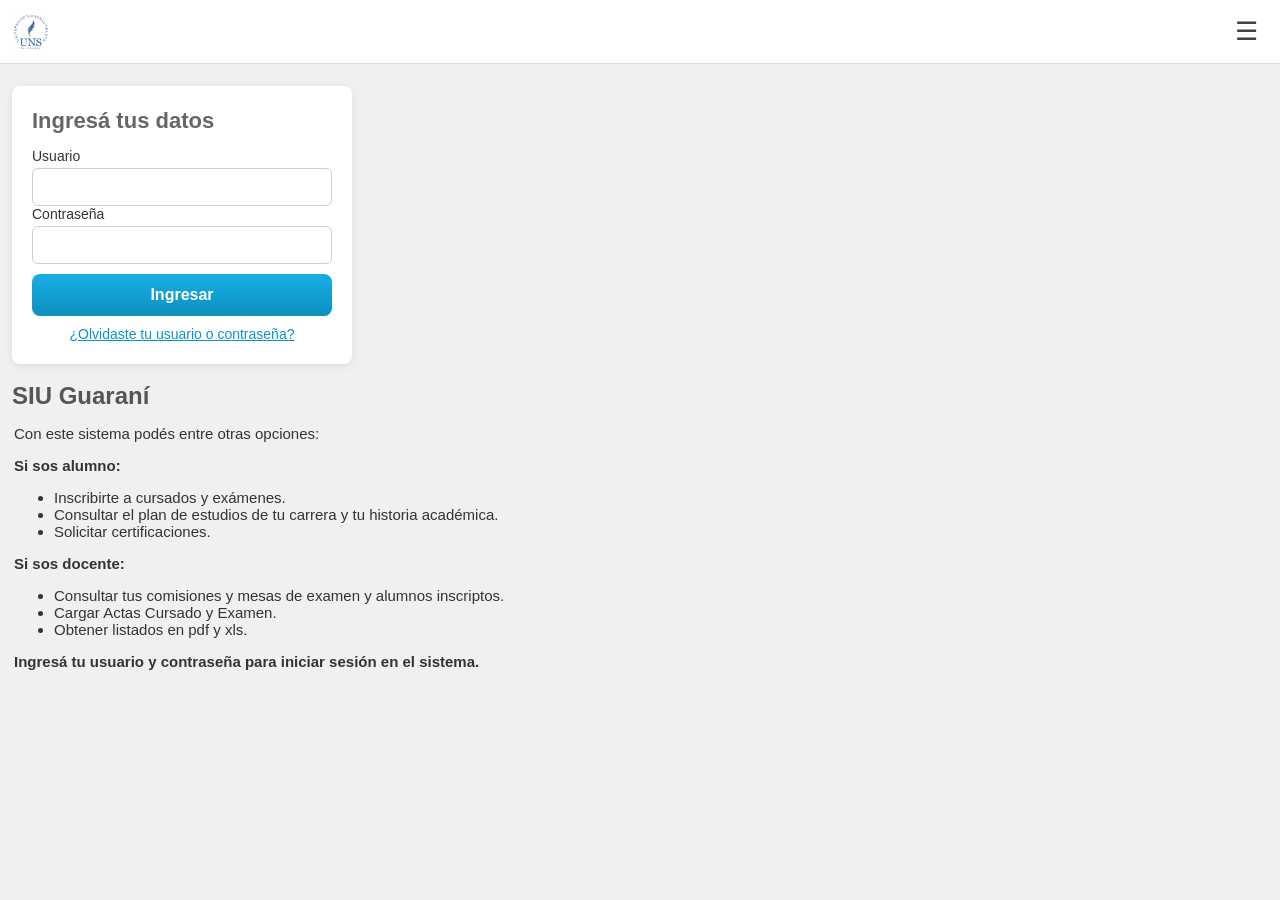
<file: index.html>
<!DOCTYPE html>
<html lang="es">
<head>
<meta charset="UTF-8">
<title>SIU Guaraní</title>
<meta name="viewport" content="width=device-width, initial-scale=1.0">

<style>
/* --- Reset y básicos --- */
* { box-sizing: border-box; }
body {
    font-family: Arial, sans-serif;
    background-color: #f0f0f0;
    margin: 0;
    padding: 0;
    color: #333;
}

/* --- Barra superior con logo y menú --- */
.topbar {
    background: #ffffff;
    padding: 10px 14px;
    font-size: 20px;
    color: #555;
    border-bottom: 1px solid #dcdcdc;
    display: flex;
    align-items: center;
    justify-content: space-between;
}

.logo-uns { height: 34px; }
.menu-icon { font-size: 26px; cursor: pointer; padding: 6px 8px; color: #444; }

/* --- Caja del login más chica y pegada a la izquierda --- */
.login-box {
    width: 78%;                /* MÁS ANGOSTA como en tu captura */
    max-width: 340px;          /* Ajuste perfecto */
    background: #ffffff;
    padding: 22px 20px;
    border-radius: 8px;
    margin: 22px 0 0 12px;     /* PEGADO A LA IZQUIERDA */
    box-shadow: 0 2px 8px rgba(0,0,0,0.08);
}

/* Título pequeño como en SIU */
.login-title {
    font-size: 22px;
    text-align: left;
    color: #666;
    margin-bottom: 14px;
    font-weight: 600;
}

/* Labels */
label {
    display: block;
    font-size: 14px;
    margin-bottom: 4px;
}

/* Inputs MÁS CHICOS y al costado */
input[type="text"],
input[type="password"] {
    width: 100%;
    height: 38px;              /* MÁS BAJITOS */
    padding: 8px 10px;
    font-size: 14px;
    border: 1px solid #cfcfcf;
    border-radius: 6px;
    transition: 0.15s;
}

input:focus {
    outline: none;
    border-color: #7fc0ee;
    box-shadow: 0 0 4px rgba(35,137,221,0.20);
}

/* Botón estilo SIU más finito */
.btn-ingresar {
    width: 100%;
    height: 42px;
    margin-top: 10px;
    background: linear-gradient(#19aee7, #0d90bd);
    border-radius: 8px;
    border: none;
    color: white;
    font-size: 16px;
    font-weight: bold;
    cursor: pointer;
}

.btn-ingresar:hover {
    background: linear-gradient(#17a0d0, #0b82a8);
}

/* Link */
.forgot {
    display: block;
    margin-top: 10px;
    text-align: center;
    color: #0b94c6;
    font-size: 14px;
}

/* Sección inferior */
.section-title {
    font-size: 24px;
    margin-top: 18px;
    font-weight: bold;
    color: #555;
    padding-left: 12px;
}

.text-block {
    padding: 0 14px 30px 14px;
    color: #333;
    font-size: 15px;
}
</style>
</head>

<body>

<!-- Barra superior -->
<div class="topbar">
    <div style="display:flex; align-items:center; gap: 12px;">
        <img src="logo-uns.png" class="logo-uns" alt="UNS">
        
    </div>
    <div class="menu-icon">&#9776;</div>
</div>

<!-- Caja login más chica y pegada al lado -->
<div class="login-box">
    <div class="login-title">Ingresá tus datos</div>

    <label for="user">Usuario</label>
    <input type="text" id="user">

    <label for="pass">Contraseña</label>
    <input type="password" id="pass">

    <button class="btn-ingresar" onclick="login()">Ingresar</button>

    <a class="forgot" href="#">¿Olvidaste tu usuario o contraseña?</a>
</div>

<!-- Texto abajo -->
<div class="section-title">SIU Guaraní</div>

<div class="text-block">
    <p>Con este sistema podés entre otras opciones:</p>

    <strong>Si sos alumno:</strong>
    <ul>
        <li>Inscribirte a cursados y exámenes.</li>
        <li>Consultar el plan de estudios de tu carrera y tu historia académica.</li>
        <li>Solicitar certificaciones.</li>
    </ul>

    <strong>Si sos docente:</strong>
    <ul>
        <li>Consultar tus comisiones y mesas de examen y alumnos inscriptos.</li>
        <li>Cargar Actas Cursado y Examen.</li>
        <li>Obtener listados en pdf y xls.</li>
    </ul>

    <p><strong>Ingresá tu usuario y contraseña para iniciar sesión en el sistema.</strong></p>
</div>

<script>
function login() {
    let u = document.getElementById("user").value;
    let p = document.getElementById("pass").value;

    if (u === "0804010" && p === "0804010") {
        window.location.href = "panel.html";
    } else {
        alert("Usuario o contraseña incorrectos");
    }
}
</script>

</body>
</html>
</file>
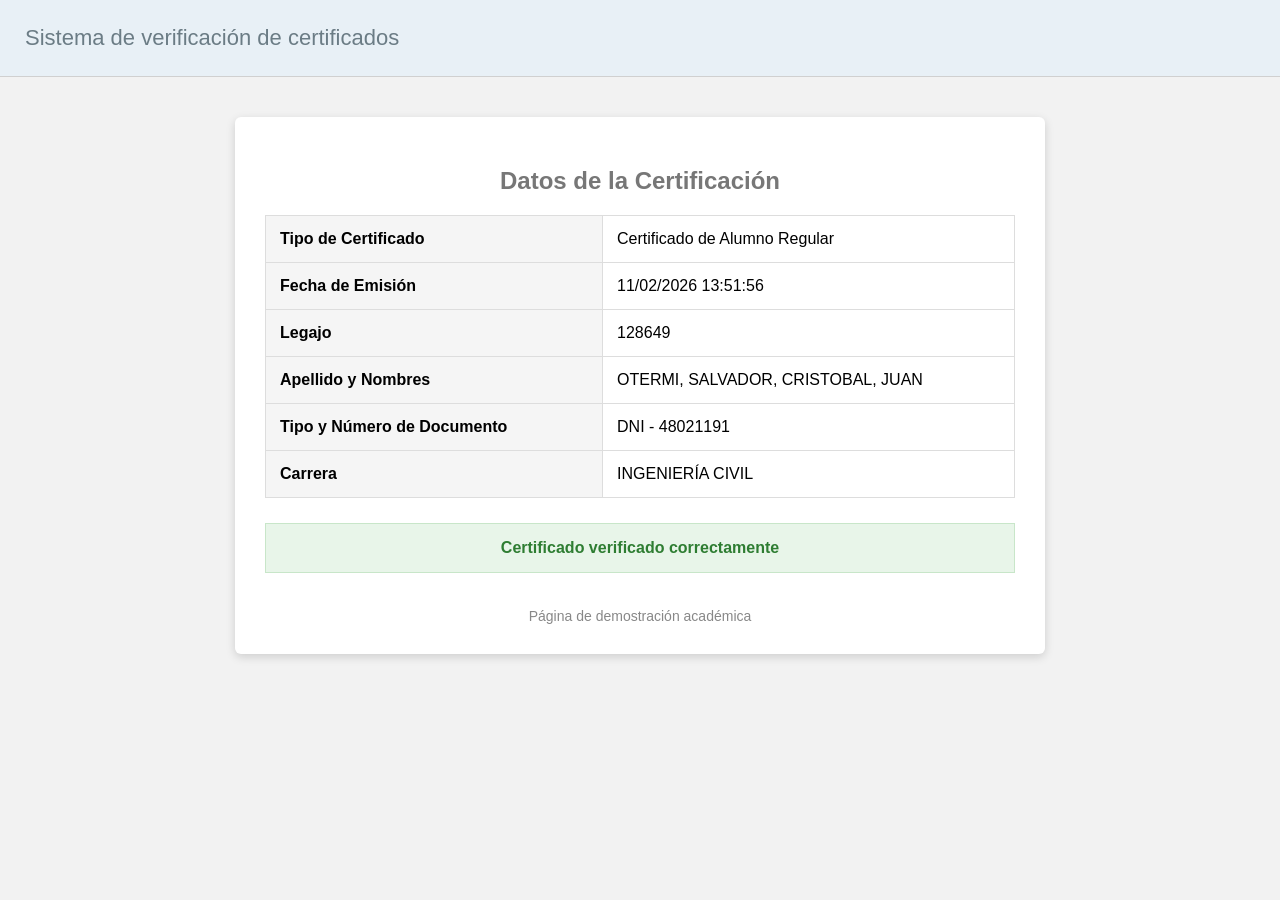
<file: certificacion.html>
<!DOCTYPE html>
<html lang="es">

<head>
<meta charset="UTF-8">
<title>Verificación de Certificado</title>

<style>

body{
font-family: Arial, Helvetica, sans-serif;
background:#f2f2f2;
margin:0;
}

.header{
background:#e8f0f6;
padding:25px;
font-size:22px;
color:#6b7c85;
border-bottom:1px solid #d0d0d0;
}

.container{
max-width:750px;
margin:40px auto;
background:white;
padding:30px;
border-radius:6px;
box-shadow:0 3px 10px rgba(0,0,0,0.15);
}

h2{
text-align:center;
color:#777;
margin-bottom:20px;
}

table{
width:100%;
border-collapse:collapse;
font-size:16px;
}

td{
border:1px solid #ddd;
padding:14px;
}

td:first-child{
background:#f5f5f5;
font-weight:bold;
width:45%;
}

.estado{
margin-top:25px;
padding:15px;
background:#e8f5e9;
border:1px solid #c8e6c9;
color:#2e7d32;
font-weight:bold;
text-align:center;
}

.footer{
text-align:center;
margin-top:35px;
color:#888;
font-size:14px;
}

</style>
</head>

<body>

<div class="header">
Sistema de verificación de certificados
</div>

<div class="container">

<h2>Datos de la Certificación</h2>

<table>

<tr>
<td>Tipo de Certificado</td>
<td>Certificado de Alumno Regular</td>
</tr>

<tr>
<td>Fecha de Emisión</td>
<td>11/02/2026 13:51:56</td>
</tr>

<tr>
<td>Legajo</td>
<td>128649</td>
</tr>

<tr>
<td>Apellido y Nombres</td>
<td>OTERMI, SALVADOR, CRISTOBAL, JUAN</td>
</tr>

<tr>
<td>Tipo y Número de Documento</td>
<td>DNI - 48021191</td>
</tr>

<tr>
<td>Carrera</td>
<td>INGENIERÍA CIVIL</td>
</tr>

</table>

<div class="estado">
Certificado verificado correctamente
</div>

<div class="footer">
Página de demostración académica
</div>

</div>

</body>
</html>
</file>
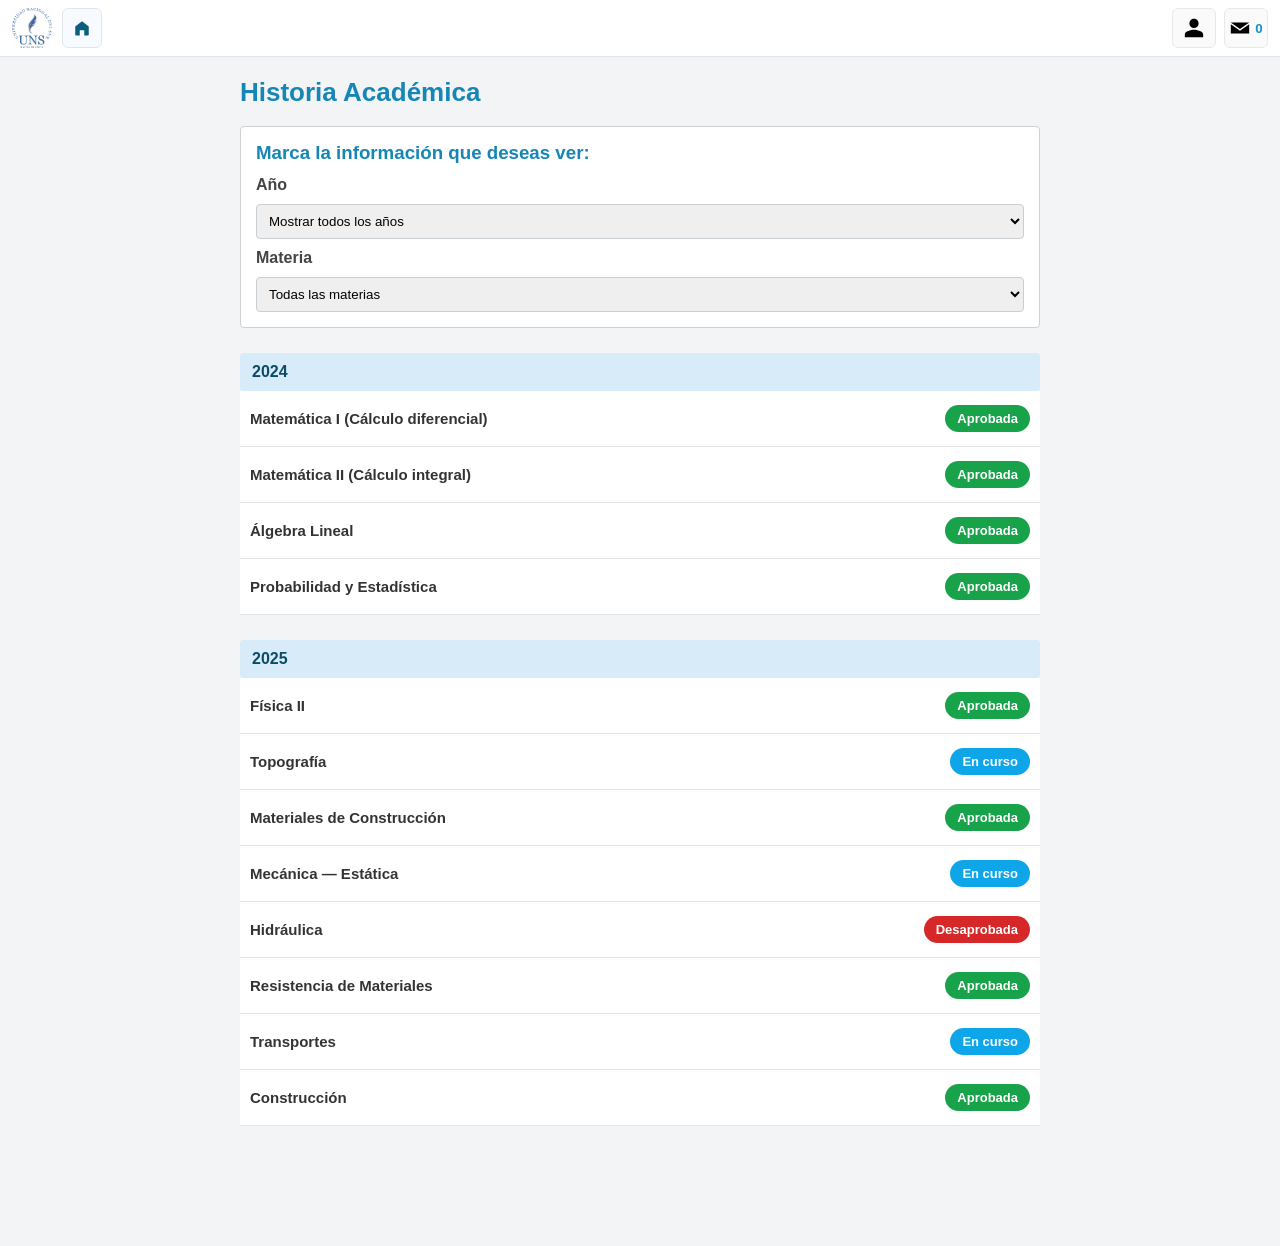
<file: cursadas.html>
<!DOCTYPE html>
<html lang="es">
<head>
<meta charset="UTF-8" />
<meta name="viewport" content="width=device-width, initial-scale=1" />
<title>Cursadas — SIU Guaraní</title>

<style>
/* -------------------- RESET -------------------- */
*{box-sizing:border-box;margin:0;padding:0}
body{
  font-family: Arial, Helvetica, sans-serif;
  background:#f2f4f6;
  color:#222;
  padding-bottom:40px;
}

/* --------- TOPBAR MISMA QUE EL INDEX --------- */
.topbar {
  width:100%;
  background:#ffffff;
  border-bottom:1px solid #e1e4e8;
  display:flex;
  align-items:center;
  justify-content:space-between;
  padding:8px 12px;
  position:sticky;
  top:0;
  z-index:999;
}

.topbar-left{
  display:flex;
  align-items:center;
  gap:10px;
}

.logo-img{
  width:40px;
  height:40px;
  object-fit:contain;
}

.home-btn{
  display:inline-flex;
  align-items:center;
  justify-content:center;
  width:40px;
  height:40px;
  border-radius:6px;
  border:1px solid #dfe7ea;
  background:#f7fbff;
  cursor:pointer;
}

.topbar-actions{display:flex;gap:8px}
.topbar-actions button{
  width:44px;height:40px;
  border-radius:6px;
  border:1px solid #e6e9ec;
  background:#fafafa;
  display:flex;
  align-items:center;
  justify-content:center;
}
.icon{width:22px;height:22px}

/* -------------------- CONTENEDOR -------------------- */
.container{
  width:92%;
  max-width:800px;
  margin:20px auto;
}

/* -------------------- TITULO PRINCIPAL -------------------- */
.title-main{
  font-size:26px;
  color:#1686b6;
  font-weight:bold;
  margin-bottom:18px;
}

/* -------------------- FILTROS -------------------- */
.filter-box{
  background:white;
  border:1px solid #d0d0d0;
  padding:15px;
  border-radius:4px;
  margin-bottom:20px;
}

.filter-box h3{
  color:#1686b6;
  margin-bottom:12px;
}

.filter-row{
  display:flex;
  flex-direction:column;
  gap:10px;
}

label{font-weight:bold;color:#444}

select{
  padding:8px;
  border-radius:4px;
  border:1px solid #c9ced3;
  width:100%;
}

/* -------------------- SECCION DE AÑO -------------------- */
.year-block{
  background:#d7ecf8;
  padding:10px 12px;
  font-weight:bold;
  color:#0b4c66;
  margin-top:25px;
  border-radius:4px;
}

/* -------------------- MATERIA -------------------- */
.subject{
  background:white;
  border-bottom:1px solid #e4e4e4;
  padding:14px 10px;
  display:flex;
  justify-content:space-between;
  align-items:center;
}

.subject-name{
  font-size:15px;
  font-weight:600;
  color:#333;
}

/* -------------------- CHIPS DE ESTADO -------------------- */

.chip{
  padding:6px 12px;
  border-radius:20px;
  font-size:13px;
  color:white;
  font-weight:bold;
}

.aprobada{background:#18a34a;}
.desaprobada{background:#d62828;}
.curso{background:#0ea5e9;}
.promocionada{background:#8c52ff;}

/* separador final */
.spc{height:60px;}
</style>
</head>

<body>

<!-- ---------------- TOPBAR ---------------- -->
<div class="topbar">
  <div class="topbar-left">
    <img src="logo-uns.png" class="logo-img">
    <button class="home-btn" onclick="location.href='index.html'">
      <svg width="18" height="18" viewBox="0 0 24 24" fill="#0b5d7a">
        <path d="M12 3l9 7v11a1 1 0 0 1-1 1h-5v-7H9v7H4a1 1 0 0 1-1-1V10l9-7z"/>
      </svg>
    </button>
  </div>

  <div class="topbar-actions">
    <button><svg class="icon" viewBox="0 0 24 24"><path d="M12 12c2.7 0 5-2.3 5-5s-2.3-5-5-5-5 2.3-5 5 2.3 5 5 5zM12 14c-3.3 0-10 1.7-10 5v3h20v-3c0-3.3-6.7-5-10-5z"/></svg></button>
    <button>
      <svg class="icon" viewBox="0 0 24 24"><path d="M12 13 2 6h20l-10 7zm0 2L2 8v10h20V8l-10 7z"/></svg>
      <span style="color:#1690c7;font-weight:bold;margin-left:4px;">0</span>
    </button>
  </div>
</div>

<!-- ---------------- CONTENIDO ---------------- -->
<div class="container">

  <h1 class="title-main">Historia Académica</h1>

  <!-- ----------- FILTROS ----------- -->
  <div class="filter-box">
    <h3>Marca la información que deseas ver:</h3>

    <div class="filter-row">
      <label>Año</label>
      <select>
        <option>Mostrar todos los años</option>
        <option>2025</option>
        <option>2024</option>
      </select>

      <label>Materia</label>
      <select>
        <option>Todas las materias</option>
      </select>
    </div>
  </div>

  <!-- --------------------- 2024 --------------------- -->
  <div class="year-block">2024</div>

  <div class="subject">
    <span class="subject-name">Matemática I (Cálculo diferencial)</span>
    <span class="chip aprobada">Aprobada</span>
  </div>

  <div class="subject">
    <span class="subject-name">Matemática II (Cálculo integral)</span>
    <span class="chip aprobada">Aprobada</span>
  </div>

  <div class="subject">
    <span class="subject-name">Álgebra Lineal</span>
    <span class="chip aprobada">Aprobada</span>
  </div>

  <div class="subject">
    <span class="subject-name">Probabilidad y Estadística</span>
    <span class="chip aprobada">Aprobada</span>
  </div>

  <!-- --------------------- 2025 --------------------- -->
  <div class="year-block">2025</div>

  <div class="subject">
    <span class="subject-name">Física II</span>
    <span class="chip aprobada">Aprobada</span>
  </div>

  <div class="subject">
    <span class="subject-name">Topografía</span>
    <span class="chip curso">En curso</span>
  </div>

  <div class="subject">
    <span class="subject-name">Materiales de Construcción</span>
    <span class="chip aprobada">Aprobada</span>
  </div>

  <div class="subject">
    <span class="subject-name">Mecánica — Estática</span>
    <span class="chip curso">En curso</span>
  </div>

  <div class="subject">
    <span class="subject-name">Hidráulica</span>
    <span class="chip desaprobada">Desaprobada</span>
  </div>

  <div class="subject">
    <span class="subject-name">Resistencia de Materiales</span>
    <span class="chip aprobada">Aprobada</span>
  </div>

  <div class="subject">
    <span class="subject-name">Transportes</span>
    <span class="chip curso">En curso</span>
  </div>

  <div class="subject">
    <span class="subject-name">Construcción</span>
    <span class="chip aprobada">Aprobada</span>
  </div>

</div>

<div class="spc"></div>

</body>
</html>
</file>
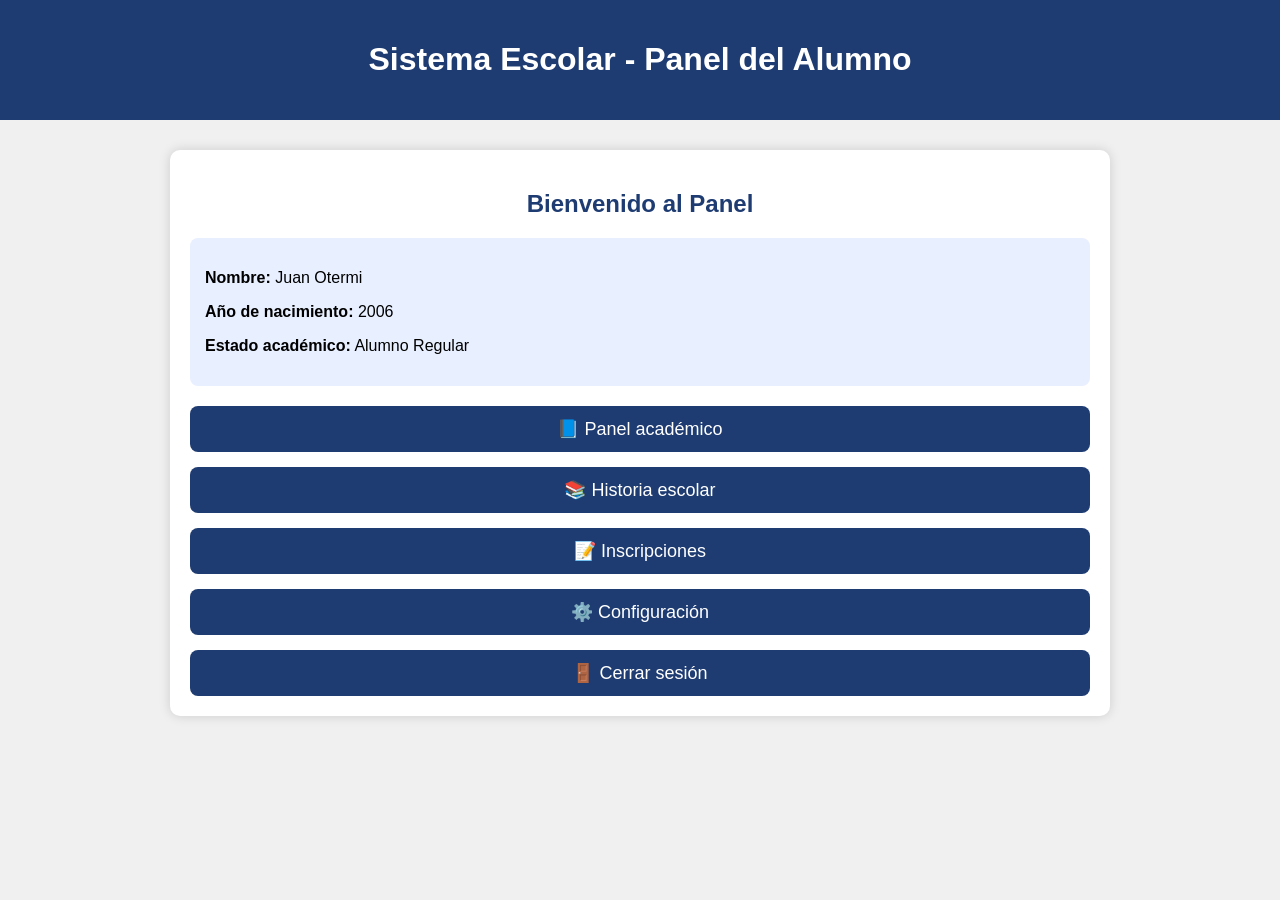
<file: menu.html>
<!DOCTYPE html>
<html lang="es">
<head>
    <meta charset="UTF-8" />
    <meta name="viewport" content="width=device-width, initial-scale=1.0" />
    <title>Panel del Alumno</title>

    <style>
        body {
            margin: 0;
            font-family: Arial, sans-serif;
            background-color: #f0f0f0;
        }

        header {
            background-color: #1e3c72;
            color: white;
            padding: 20px;
            text-align: center;
        }

        .contenedor {
            max-width: 900px;
            margin: 30px auto;
            padding: 20px;
            background: white;
            border-radius: 10px;
            box-shadow: 0 0 12px rgba(0, 0, 0, 0.15);
        }

        h2 {
            text-align: center;
            color: #1e3c72;
        }

        .datos {
            background: #e8efff;
            padding: 15px;
            border-radius: 8px;
            margin-bottom: 20px;
        }

        .botones {
            display: flex;
            flex-direction: column;
            gap: 15px;
            margin-top: 20px;
        }

        .botones a {
            text-decoration: none;
            background: #1e3c72;
            color: white;
            padding: 12px;
            border-radius: 8px;
            text-align: center;
            font-size: 18px;
            transition: 0.2s;
        }

        .botones a:hover {
            background: #16315a;
        }

        footer {
            margin-top: 30px;
            text-align: center;
            color: #555;
            font-size: 14px;
            padding: 10px;
        }
    </style>
</head>

<body>
    <header>
        <h1>Sistema Escolar - Panel del Alumno</h1>
    </header>

    <div class="contenedor">
        <h2>Bienvenido al Panel</h2>

        <div class="datos">
            <p><b>Nombre:</b> Juan Otermi</p>
            <p><b>Año de nacimiento:</b> 2006</p>
            <p><b>Estado académico:</b> Alumno Regular</p>
        </div>

        <div class="botones">
            <a href="panel.html">📘 Panel académico</a>
            <a href="historia.html">📚 Historia escolar</a>
            <a href="#">📝 Inscripciones</a>
            <a href="#">⚙️ Configuración</a>
            <a href="index.html">🚪 Cerrar sesión</a>
        </div>
    </div>
</file>
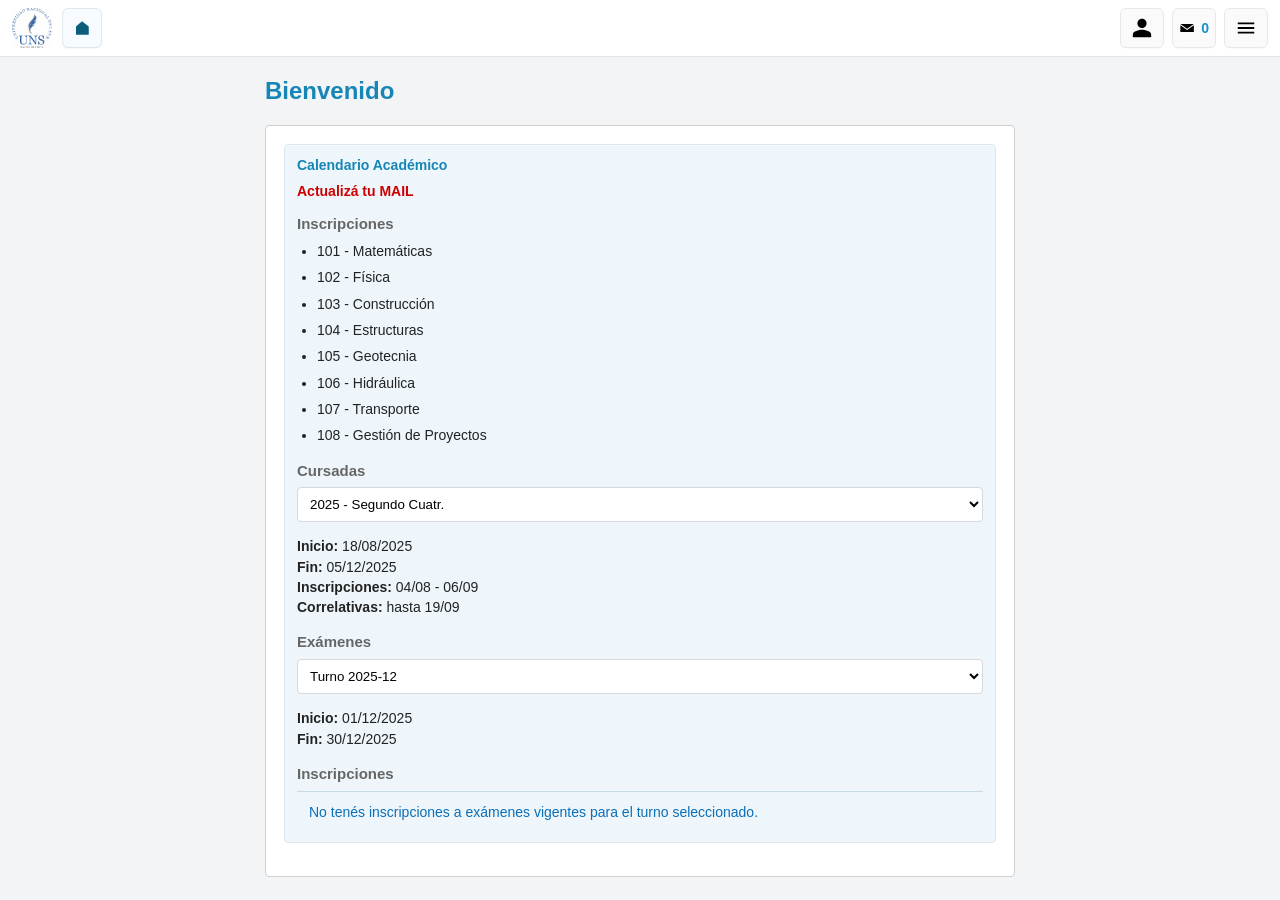
<file: panel.html>
<!DOCTYPE html>
<html lang="es">
<head>
<meta charset="UTF-8" />
<meta name="viewport" content="width=device-width,initial-scale=1" />
<title>SIU Guaraní — Panel Académico</title>

<style>
/* ----- reset & base ----- */
*{box-sizing:border-box}
body{margin:0;font-family: Arial, Helvetica, sans-serif;background:#f2f4f6;color:#222;}

/* ----- header / topbar ----- */
.topbar {
  width:100%;
  background:#ffffff;
  border-bottom:1px solid #e1e4e8;
  display:flex;
  align-items:center;
  justify-content:space-between;
  padding:8px 12px;
  gap:12px;
  position:relative;
  z-index:1000;
}

/* left area: logo + home */
.topbar-left{
  display:flex;
  align-items:center;
  gap:10px;
}

/* TU LOGO REAL (PNG) */
.logo-img{
  width:40px;
  height:40px;
  object-fit:contain;
  border-radius:4px;
}

/* home button */
.home-btn{
  display:inline-flex;
  align-items:center;
  justify-content:center;
  width:40px;
  height:40px;
  border-radius:6px;
  background:#f7fbff;
  border:1px solid #dfe7ea;
  cursor:pointer;
  color:#0b5d7a;
  box-shadow: 0 1px 0 rgba(0,0,0,0.03);
}

/* right actions */
.topbar-actions{display:flex;align-items:center;gap:8px}
.topbar-actions button{
  display:inline-flex;align-items:center;justify-content:center;
  width:44px;height:40px;border-radius:6px;
  border:1px solid #e6e9ec;background:#fafafa;cursor:pointer;
  box-shadow:0 1px 0 rgba(0,0,0,0.02);
}
.topbar-actions button .icon{width:22px;height:22px}

/* numeric badge */
.mail-count{
  color:#1690c7;
  font-weight:700;
  margin-left:6px;
  font-size:14px;
}


/* ================================================= */
/* ----- MENÚ DE LA PERSONITA - AGREGADO ----- */
/* ================================================= */

.user-container{
  position:relative;
}

.user-menu{
  display:none;
  position:absolute;
  top:48px;
  right:0;
  width:300px;
  background:#ffffff;
  border:1px solid #d5d5d5;
  box-shadow:0 2px 8px rgba(0,0,0,0.20);
  z-index:2000;
}

.user-menu.active{
  display:block;
}

.user-name{
  padding:22px 24px;
  font-size:20px;
  font-weight:bold;
  color:#333;
  border-bottom:1px solid #e5e5e5;
}

.user-career{
  padding:20px 24px;
  font-size:18px;
  color:#555;
  border-bottom:1px solid #e5e5e5;
}

.user-option{
  padding:18px 24px;
  font-size:18px;
  color:#444;
  border-bottom:1px solid #e5e5e5;
  cursor:pointer;
}

.user-option:hover{
  background:#f2f2f2;
}


/* ----- main menu ----- */
.menu {
  width:100%;
  background:#ffffff;
  border-bottom:1px solid #cfcfcf;
  display:none;
  flex-direction:column;
  padding-top:10px;
  padding-bottom:10px;
  z-index:50;
}

.menu-item {
  padding:14px 18px;
  font-size:17px;
  color:#444;
  border-bottom:1px solid #e5e5e5;
  cursor:pointer;
  display:flex;
  align-items:center;
  gap:8px;
}
.menu-item:hover{background:#f2f2f2}

.submenu{
  display:none;
  flex-direction:column;
  background:#fafafa;
  border-left:3px solid #d0d0d0;
}
.submenu-item{
  padding:12px 30px;
  font-size:15px;
  border-bottom:1px solid #e5e5e5;
  color:#555;
  cursor:pointer;
}
.submenu-item:hover{background:#efefef}
.submenu-arrow{margin-left:auto;font-size:15px;opacity:.8}

/* ----- layout ----- */
.container{
  width:92%;
  max-width:750px;
  margin:18px auto;
}
.card{background:#fff;border:1px solid #d0d0d0;padding:18px;border-radius:4px;font-size:14px;line-height:1.45}

/* celeste box */
.header-box{
  background:#eef6fb;
  border:1px solid #dbe8ef;
  padding:10px 12px;
  border-radius:4px;
  margin-bottom:15px;
  box-shadow: inset 0 1px 0 rgba(255,255,255,0.6);
}
.header-box-title{
  color:#1686b6;
  font-size:14px;
  margin-bottom:6px;
  font-weight:700;
}
.red{
  color:#cc0000;
  font-weight:700;
  margin-bottom:10px;
  font-size:14px;
}
.title{
  font-weight:700;
  color:#666;
  margin-top:12px;
  margin-bottom:6px;
  font-size:15px;
}
ul{padding-left:20px;margin-top:5px;color:#222}
ul li{margin-bottom:6px}

select{
  width:100%;
  padding:8px;
  border-radius:4px;
  border:1px solid #d6dae0;
  background:#fff;
}

.exam-msg{
  background:#eef5fb;
  border-top:1px solid #c9dae7;
  padding:10px 12px;
  color:#0b6fb8;
  font-size:14px;
  margin-top:6px;
}

@media (max-width:980px){
  .container{width:96%}
  .menu{display:flex}
}
</style>
</head>

<body>

<!-- TOPBAR -->
<div class="topbar">

  <div class="topbar-left">

    <!-- TU LOGO REAL -->
    <img src="logo-uns.png" alt="UNS" class="logo-img">

    <!-- home button -->
    <button class="home-btn">
      <svg width="18" height="18" viewBox="0 0 24 24" fill="#0b5d7a">
        <path d="M12 3l9 7v11H6v-7H9v7H4V10z"/>
      </svg>
    </button>

  </div>

  <div class="topbar-actions">

    <!-- ================================================= -->
    <!-- BOTÓN PERSONITA + MENÚ DE USUARIO - AGREGADO -->
    <!-- ================================================= -->

    <div class="user-container">

      <button id="userBtn">
        <svg class="icon" viewBox="0 0 24 24" fill="#000">
          <path d="M12 12c2.7 0 5-2.3 5-5s-2.3-5-5-5-5 2.3-5 5 2.3 5 5 5zm0 2c-3.3 0-10 1.7-10 5v3h20v-3c0-3.3-6.7-5-10-5z"/>
        </svg>
      </button>

      <!-- MENÚ QUE APARECE AL TOCAR LA PERSONITA -->

      <div id="userMenu" class="user-menu">

        <div class="user-name">
          JUAN OTERMI
        </div>

        <div class="user-career">
          (IC) INGENIERÍA CIVIL
        </div>

        <div class="user-option">
          Configuración
        </div>

        <div class="user-option" onclick="window.location.href='index.html'">
          Cerrar sesión
        </div>

      </div>

    </div>


    <!-- BOTÓN DE MAIL - ORIGINAL -->
    <button>
      <svg class="icon" viewBox="0 0 24 24" fill="#000">
        <path d="M12 13 2 6h20l-10 7zm0 2L2 8v10h20V8z"/>
      </svg>
      <span class="mail-count">0</span>
    </button>

    <!-- BOTÓN DEL MENÚ - ORIGINAL -->
    <button id="menuBtn">
      <svg class="icon" viewBox="0 0 24 24" fill="#000">
        <path d="M3 6h18v2H3zm0 5h18v2H3zm0 5h18v2H3z"/>
      </svg>
    </button>

  </div>
</div>

<!-- MENU -->
<nav id="menu" class="menu" aria-hidden="true">

  <div class="menu-item" onclick="toggleSubmenu('subCursadas')">
    Cursadas <span class="submenu-arrow">▾</span>
  </div>

  <div id="subCursadas" class="submenu">

    <div class="submenu-item">Inscripción</div>

    <!-- ✅ SOLO EDITÉ ESTA LÍNEA -->
    <div class="submenu-item" onclick="location.href='cursadas.html'">Seguimiento</div>

  </div>

  <div class="menu-item" onclick="toggleSubmenu('subExamenes')">
    Exámenes <span class="submenu-arrow">▾</span>
  </div>
  <div id="subExamenes" class="submenu">
    <div class="submenu-item">Inscripción a Exámenes</div>
    <div class="submenu-item">Mis Mesas</div>
    <div class="submenu-item">Historial</div>
  </div>

  <div class="menu-item" onclick="toggleSubmenu('subCertificados')">
    Certificaciones <span class="submenu-arrow">▾</span>
  </div>
  <div id="subCertificados" class="submenu">
    <div class="submenu-item" onclick="window.open('certificado_otermi.pdf','_blank')">
      Solicitud de Certificados
    </div>
    <div class="submenu-item">Consulta / Anulación</div>
  </div>

  <div class="menu-item" onclick="toggleSubmenu('subIngreso')">Ingreso <span class="submenu-arrow">▾</span></div>
  <div id="subIngreso" class="submenu">
    <div class="submenu-item">Requisitos</div>
    <div class="submenu-item">Documentación</div>
  </div>

  <div class="menu-item" onclick="toggleSubmenu('subMatricula')">Matrícula <span class="submenu-arrow">▾</span></div>
  <div id="subMatricula" class="submenu">
    <div class="submenu-item">Generar Matrícula</div>
    <div class="submenu-item">Pagos / Aranceles</div>
  </div>

  <div class="menu-item" onclick="toggleSubmenu('subConsultas')">Consultas <span class="submenu-arrow">▾</span></div>
  <div id="subConsultas" class="submenu">
    <div class="submenu-item">Consultar Alumno</div>
    <div class="submenu-item">Estado Académico</div>
  </div>

  <div class="menu-item">Servicios</div>
  <div class="menu-item">Encuestas</div>
  <div class="menu-item">Egresados</div>
  <div class="menu-item">Moodle</div>

</nav>

<!-- CONTENIDO -->
<main class="container">
  <h2 style="color:#1686b6;">Bienvenido</h2>

  <div class="card">
    <div class="header-box">
      <div class="header-box-title">Calendario Académico</div>
      <div class="red">Actualizá tu MAIL</div>

      <div class="title">Inscripciones</div>
      <ul>
        <li>101 - Matemáticas</li>
        <li>102 - Física</li>
        <li>103 - Construcción</li>
        <li>104 - Estructuras</li>
        <li>105 - Geotecnia</li>
        <li>106 - Hidráulica</li>
        <li>107 - Transporte</li>
        <li>108 - Gestión de Proyectos</li>
      </ul>

      <div class="title">Cursadas</div>
      <select><option>2025 - Segundo Cuatr.</option></select>

      <p><b>Inicio:</b> 18/08/2025<br>
      <b>Fin:</b> 05/12/2025<br>
      <b>Inscripciones:</b> 04/08 - 06/09<br>
      <b>Correlativas:</b> hasta 19/09</p>

      <div class="title">Exámenes</div>
      <select><option>Turno 2025-12</option></select>

      <p><b>Inicio:</b> 01/12/2025<br>
      <b>Fin:</b> 30/12/2025</p>

      <div class="title">Inscripciones</div>
      <div class="exam-msg">
        No tenés inscripciones a exámenes vigentes para el turno seleccionado.
      </div>

    </div>
  </div>

</main>

<script>
// menu toggle
document.getElementById("menuBtn").addEventListener("click", ()=>{
  const menu = document.getElementById("menu");
  const isOpen = menu.style.display === "flex";
  menu.style.display = isOpen ? "none" : "flex";
});

// submenu toggle
function toggleSubmenu(id){
  const s=document.getElementById(id);
  s.style.display = s.style.display==="flex" ? "none" : "flex";
}


// =================================================
// MENÚ DE LA PERSONITA - AGREGADO
// =================================================

// Abrir y cerrar el menú al tocar la personita
document.getElementById("userBtn").addEventListener("click", function(event){

  // Evita que el clic se propague al documento
  event.stopPropagation();

  // Busca el menú de usuario
  const userMenu = document.getElementById("userMenu");

  // Abre o cierra el menú
  userMenu.classList.toggle("active");

});


// Cerrar el menú si se toca en cualquier otra parte
document.addEventListener("click", function(){

  document.getElementById("userMenu").classList.remove("active");

});


// Evita que al tocar dentro del menú se cierre
document.getElementById("userMenu").addEventListener("click", function(event){

  event.stopPropagation();

});

</script>

</body>
</html>
</file>
